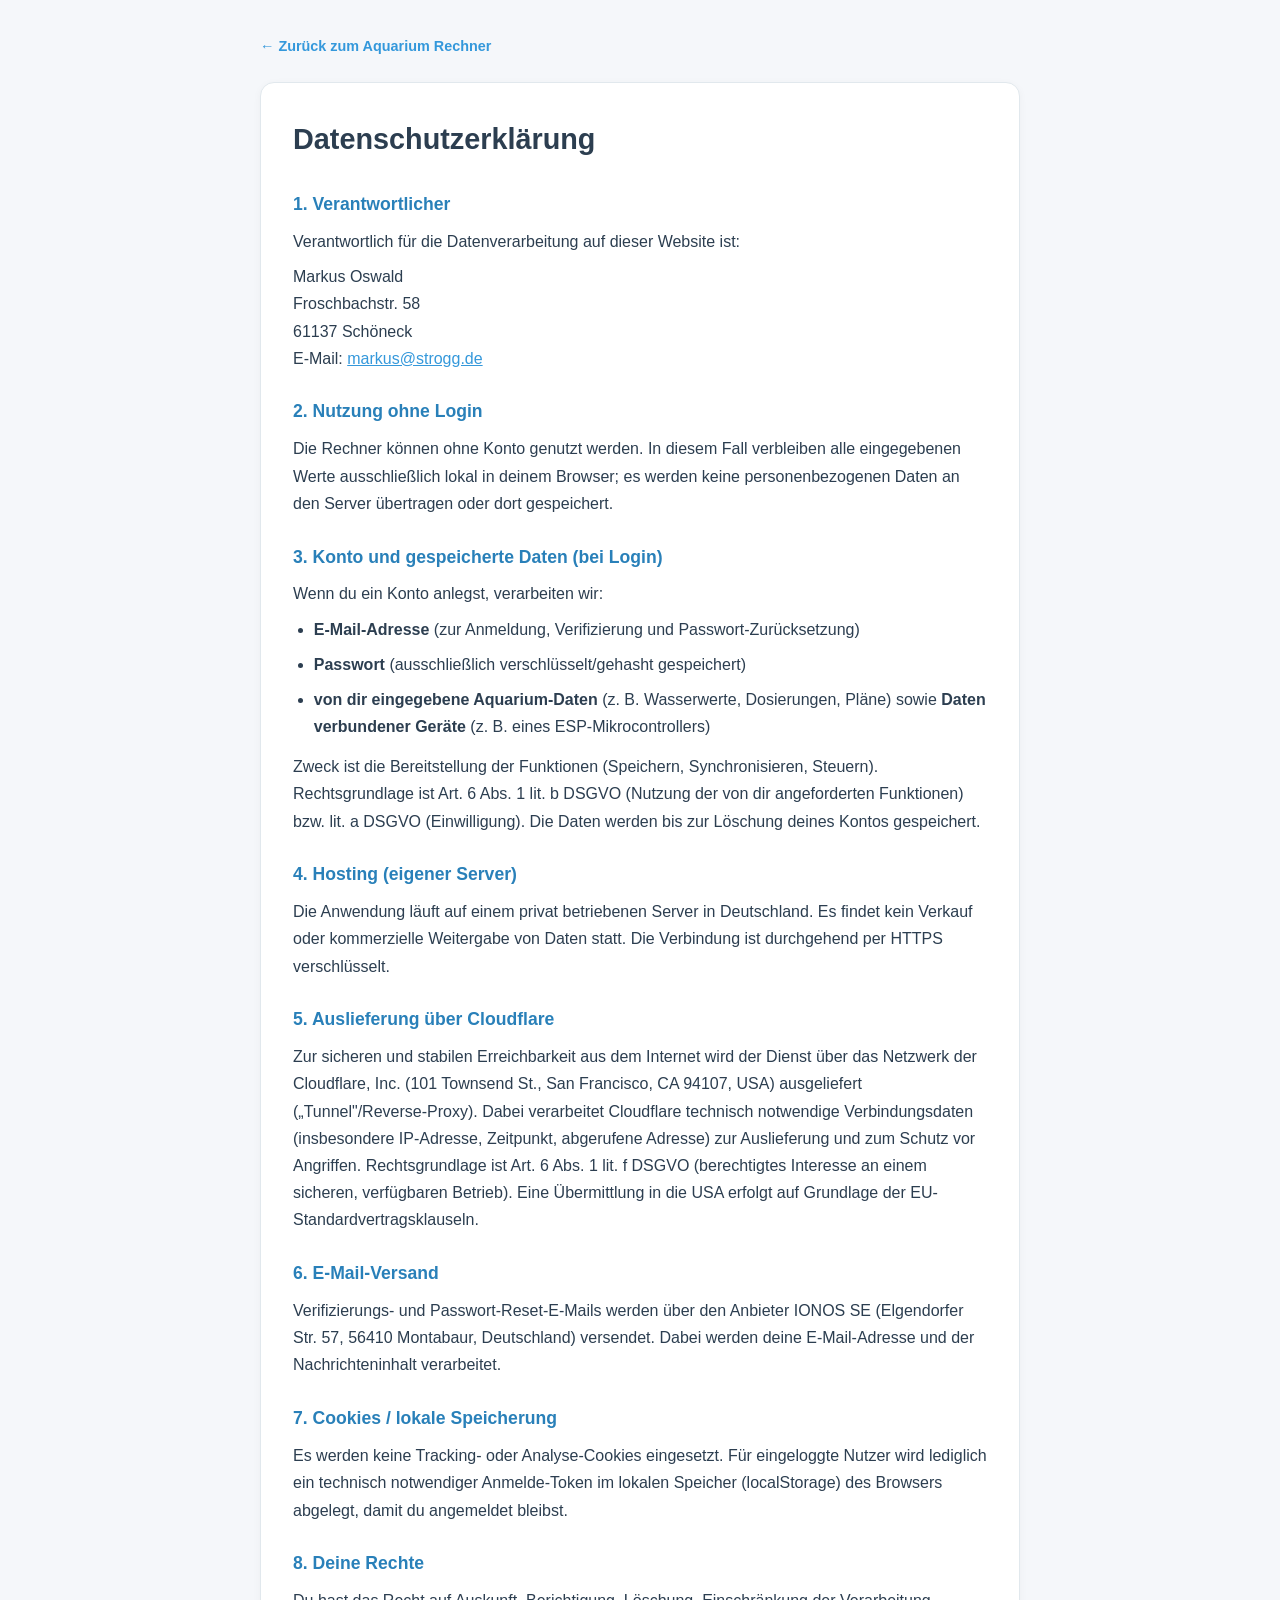
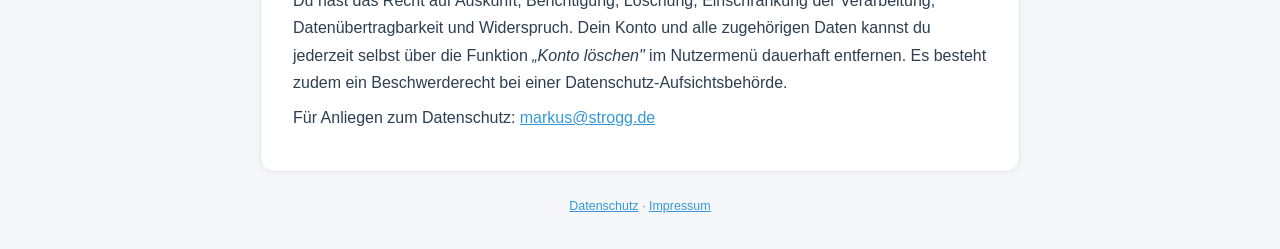
<file: datenschutz.html>
<!DOCTYPE html>
<html lang="de">
<head>
<meta charset="UTF-8">
<meta name="viewport" content="width=device-width, initial-scale=1.0">
<title>Datenschutzerklärung · Aquarium Rechner</title>
<style>
  :root {
    --bg: #f5f7fa; --card: #ffffff; --text: #2c3e50;
    --text-light: #7a8896; --border: #e1e8ed; --accent: #3498db; --accent-dark: #2980b9;
  }
  * { box-sizing: border-box; margin: 0; padding: 0; }
  body {
    font-family: -apple-system, BlinkMacSystemFont, "Segoe UI", Roboto, sans-serif;
    background: var(--bg); color: var(--text); line-height: 1.7;
    padding: 2rem 1rem;
  }
  .container { max-width: 760px; margin: 0 auto; }
  .back { display: inline-block; margin-bottom: 1.5rem; color: var(--accent); text-decoration: none; font-size: 0.9rem; font-weight: 600; }
  .back:hover { color: var(--accent-dark); }
  .card {
    background: var(--card); border-radius: 14px; padding: 2rem;
    box-shadow: 0 2px 8px rgba(0,0,0,0.04); border: 1px solid var(--border);
  }
  h1 { font-size: 1.8rem; margin-bottom: 1.25rem; }
  h2 { font-size: 1.1rem; margin: 1.6rem 0 0.5rem; color: var(--accent-dark); }
  p, li { margin-bottom: 0.5rem; }
  ul { margin: 0.3rem 0 0.8rem 1.3rem; }
  .ph { background: #fff3cd; border: 1px dashed #e0a800; border-radius: 5px; padding: 0 0.3rem; }
  a { color: var(--accent); }
  footer { text-align: center; margin-top: 1.5rem; font-size: 0.78rem; color: var(--text-light); }
</style>
</head>
<body>
  <div class="container">
    <a class="back" href="/">← Zurück zum Aquarium Rechner</a>
    <div class="card">
      <h1>Datenschutzerklärung</h1>

      <h2>1. Verantwortlicher</h2>
      <p>Verantwortlich für die Datenverarbeitung auf dieser Website ist:</p>
      <p>Markus Oswald<br>
      Froschbachstr. 58<br>
      61137 Schöneck<br>
      E-Mail: <a href="mailto:markus@strogg.de">markus@strogg.de</a></p>

      <h2>2. Nutzung ohne Login</h2>
      <p>Die Rechner können ohne Konto genutzt werden. In diesem Fall verbleiben alle eingegebenen
      Werte ausschließlich lokal in deinem Browser; es werden keine personenbezogenen Daten an den
      Server übertragen oder dort gespeichert.</p>

      <h2>3. Konto und gespeicherte Daten (bei Login)</h2>
      <p>Wenn du ein Konto anlegst, verarbeiten wir:</p>
      <ul>
        <li><strong>E-Mail-Adresse</strong> (zur Anmeldung, Verifizierung und Passwort-Zurücksetzung)</li>
        <li><strong>Passwort</strong> (ausschließlich verschlüsselt/gehasht gespeichert)</li>
        <li><strong>von dir eingegebene Aquarium-Daten</strong> (z. B. Wasserwerte, Dosierungen, Pläne)
            sowie <strong>Daten verbundener Geräte</strong> (z. B. eines ESP-Mikrocontrollers)</li>
      </ul>
      <p>Zweck ist die Bereitstellung der Funktionen (Speichern, Synchronisieren, Steuern).
      Rechtsgrundlage ist Art. 6 Abs. 1 lit. b DSGVO (Nutzung der von dir angeforderten Funktionen)
      bzw. lit. a DSGVO (Einwilligung). Die Daten werden bis zur Löschung deines Kontos gespeichert.</p>

      <h2>4. Hosting (eigener Server)</h2>
      <p>Die Anwendung läuft auf einem privat betriebenen Server in Deutschland. Es findet kein
      Verkauf oder kommerzielle Weitergabe von Daten statt. Die Verbindung ist durchgehend per
      HTTPS verschlüsselt.</p>

      <h2>5. Auslieferung über Cloudflare</h2>
      <p>Zur sicheren und stabilen Erreichbarkeit aus dem Internet wird der Dienst über das
      Netzwerk der Cloudflare, Inc. (101 Townsend St., San Francisco, CA 94107, USA) ausgeliefert
      („Tunnel"/Reverse-Proxy). Dabei verarbeitet Cloudflare technisch notwendige Verbindungsdaten
      (insbesondere IP-Adresse, Zeitpunkt, abgerufene Adresse) zur Auslieferung und zum Schutz vor
      Angriffen. Rechtsgrundlage ist Art. 6 Abs. 1 lit. f DSGVO (berechtigtes Interesse an einem
      sicheren, verfügbaren Betrieb). Eine Übermittlung in die USA erfolgt auf Grundlage der
      EU-Standardvertragsklauseln.</p>

      <h2>6. E-Mail-Versand</h2>
      <p>Verifizierungs- und Passwort-Reset-E-Mails werden über den Anbieter IONOS SE
      (Elgendorfer Str. 57, 56410 Montabaur, Deutschland) versendet. Dabei werden deine
      E-Mail-Adresse und der Nachrichteninhalt verarbeitet.</p>

      <h2>7. Cookies / lokale Speicherung</h2>
      <p>Es werden keine Tracking- oder Analyse-Cookies eingesetzt. Für eingeloggte Nutzer wird
      lediglich ein technisch notwendiger Anmelde-Token im lokalen Speicher (localStorage) des
      Browsers abgelegt, damit du angemeldet bleibst.</p>

      <h2>8. Deine Rechte</h2>
      <p>Du hast das Recht auf Auskunft, Berichtigung, Löschung, Einschränkung der Verarbeitung,
      Datenübertragbarkeit und Widerspruch. Dein Konto und alle zugehörigen Daten kannst du
      jederzeit selbst über die Funktion <em>„Konto löschen"</em> im Nutzermenü dauerhaft entfernen.
      Es besteht zudem ein Beschwerderecht bei einer Datenschutz-Aufsichtsbehörde.</p>
      <p>Für Anliegen zum Datenschutz: <a href="mailto:markus@strogg.de">markus@strogg.de</a></p>
    </div>
    <footer>
      <a href="/datenschutz.html">Datenschutz</a> · <a href="/impressum.html">Impressum</a>
    </footer>
  </div>
</body>
</html>
</file>
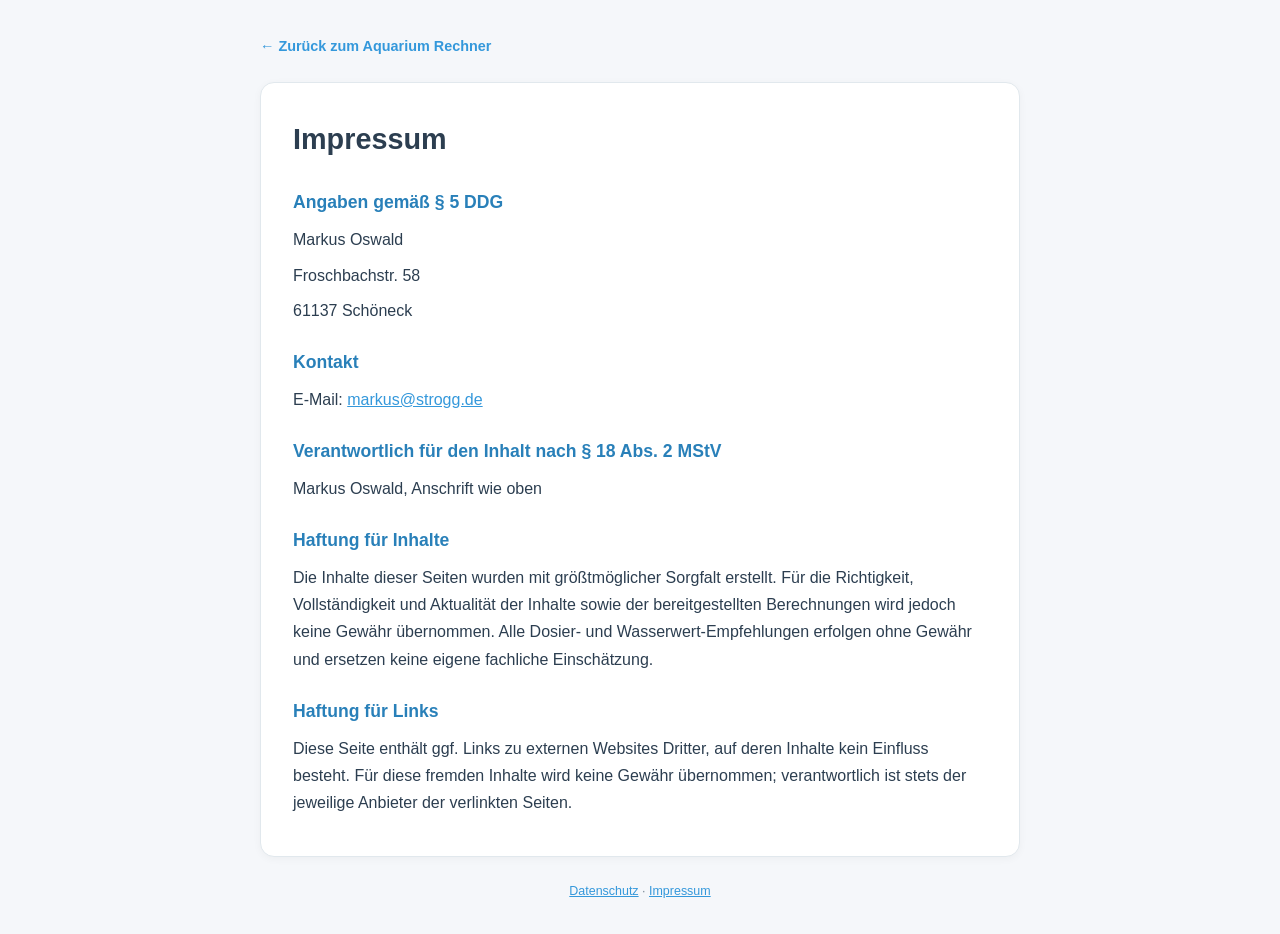
<file: impressum.html>
<!DOCTYPE html>
<html lang="de">
<head>
<meta charset="UTF-8">
<meta name="viewport" content="width=device-width, initial-scale=1.0">
<title>Impressum · Aquarium Rechner</title>
<style>
  :root {
    --bg: #f5f7fa; --card: #ffffff; --text: #2c3e50;
    --text-light: #7a8896; --border: #e1e8ed; --accent: #3498db; --accent-dark: #2980b9;
  }
  * { box-sizing: border-box; margin: 0; padding: 0; }
  body {
    font-family: -apple-system, BlinkMacSystemFont, "Segoe UI", Roboto, sans-serif;
    background: var(--bg); color: var(--text); line-height: 1.7;
    padding: 2rem 1rem;
  }
  .container { max-width: 760px; margin: 0 auto; }
  .back { display: inline-block; margin-bottom: 1.5rem; color: var(--accent); text-decoration: none; font-size: 0.9rem; font-weight: 600; }
  .back:hover { color: var(--accent-dark); }
  .card {
    background: var(--card); border-radius: 14px; padding: 2rem;
    box-shadow: 0 2px 8px rgba(0,0,0,0.04); border: 1px solid var(--border);
  }
  h1 { font-size: 1.8rem; margin-bottom: 1.25rem; }
  h2 { font-size: 1.1rem; margin: 1.5rem 0 0.5rem; color: var(--accent-dark); }
  p { margin-bottom: 0.5rem; }
  .ph { background: #fff3cd; border: 1px dashed #e0a800; border-radius: 5px; padding: 0 0.3rem; }
  a { color: var(--accent); }
  footer { text-align: center; margin-top: 1.5rem; font-size: 0.78rem; color: var(--text-light); }
</style>
</head>
<body>
  <div class="container">
    <a class="back" href="/">← Zurück zum Aquarium Rechner</a>
    <div class="card">
      <h1>Impressum</h1>

      <h2>Angaben gemäß § 5 DDG</h2>
      <p>Markus Oswald</p>
      <p>Froschbachstr. 58</p>
      <p>61137 Schöneck</p>

      <h2>Kontakt</h2>
      <p>E-Mail: <a href="mailto:markus@strogg.de">markus@strogg.de</a></p>

      <h2>Verantwortlich für den Inhalt nach § 18 Abs. 2 MStV</h2>
      <p>Markus Oswald, Anschrift wie oben</p>

      <h2>Haftung für Inhalte</h2>
      <p>Die Inhalte dieser Seiten wurden mit größtmöglicher Sorgfalt erstellt. Für die
      Richtigkeit, Vollständigkeit und Aktualität der Inhalte sowie der bereitgestellten
      Berechnungen wird jedoch keine Gewähr übernommen. Alle Dosier- und Wasserwert-Empfehlungen
      erfolgen ohne Gewähr und ersetzen keine eigene fachliche Einschätzung.</p>

      <h2>Haftung für Links</h2>
      <p>Diese Seite enthält ggf. Links zu externen Websites Dritter, auf deren Inhalte kein
      Einfluss besteht. Für diese fremden Inhalte wird keine Gewähr übernommen; verantwortlich
      ist stets der jeweilige Anbieter der verlinkten Seiten.</p>
    </div>
    <footer>
      <a href="/datenschutz.html">Datenschutz</a> · <a href="/impressum.html">Impressum</a>
    </footer>
  </div>
</body>
</html>
</file>
